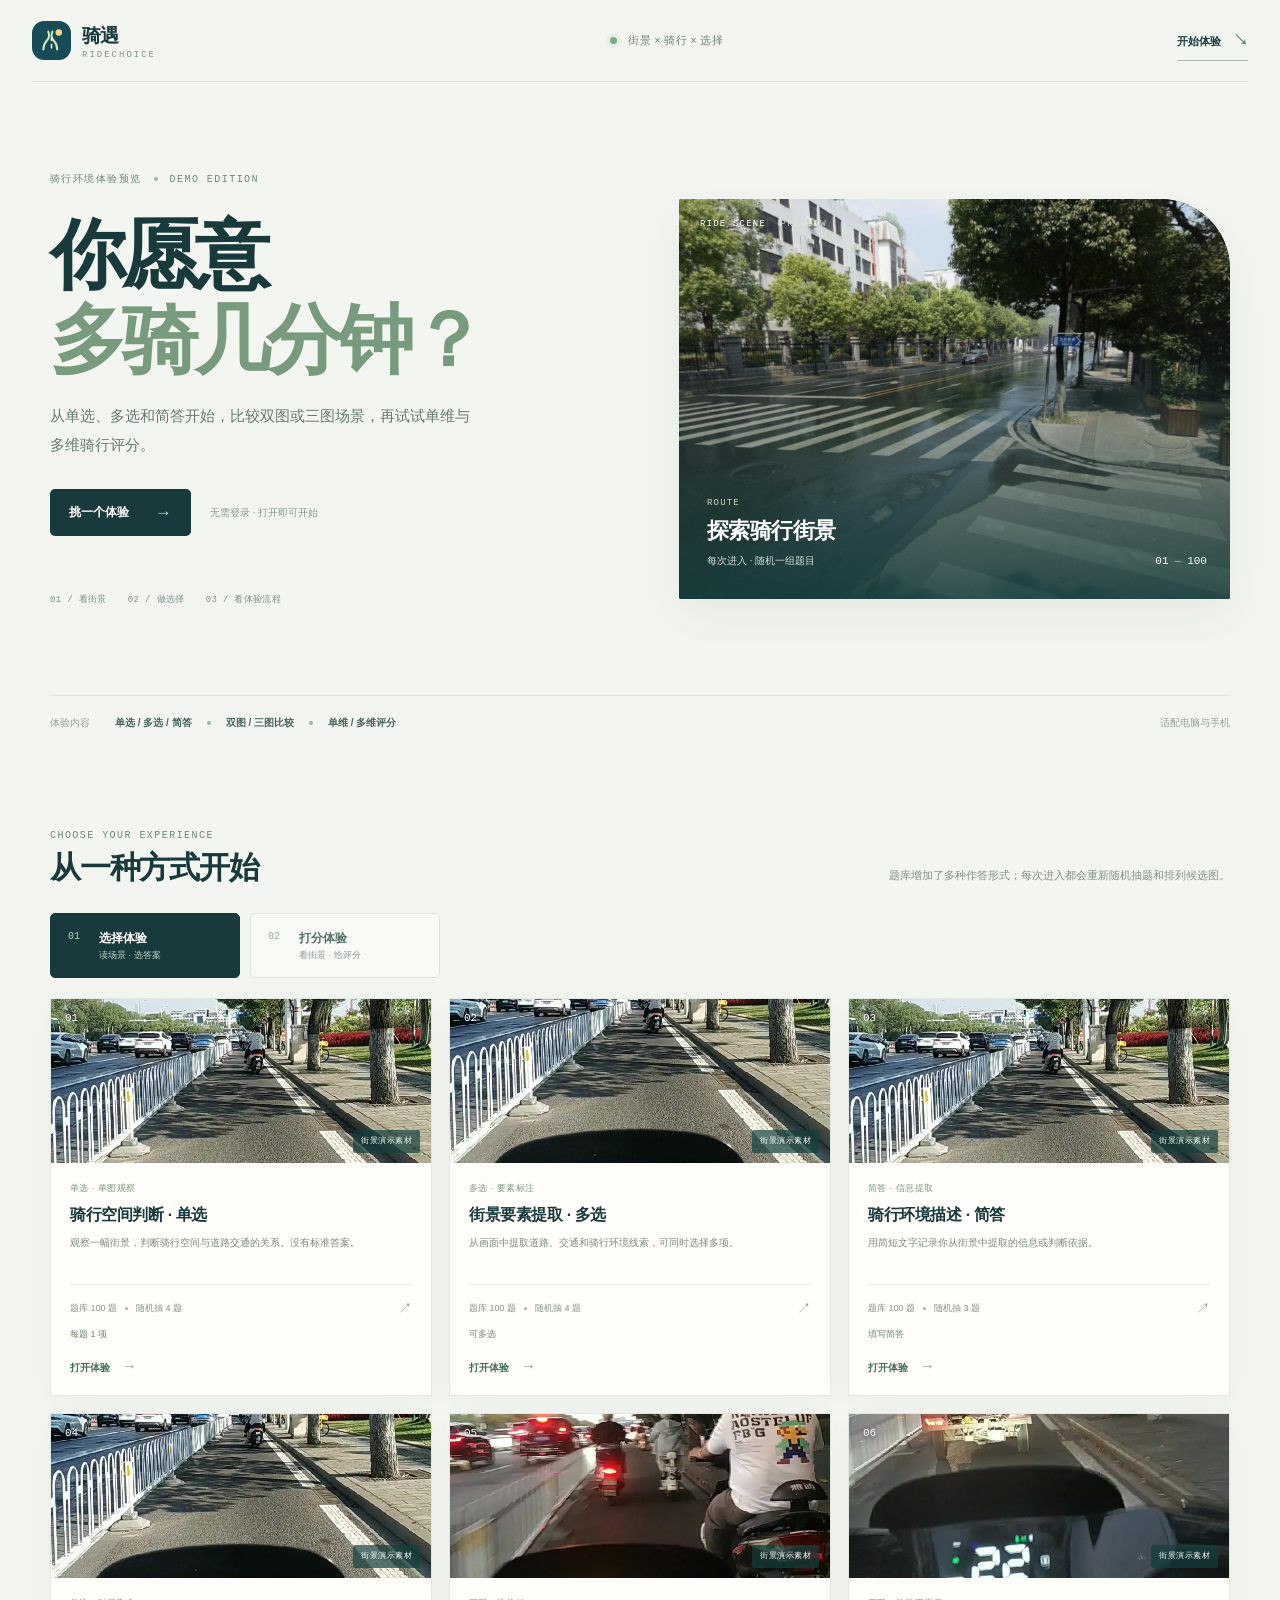
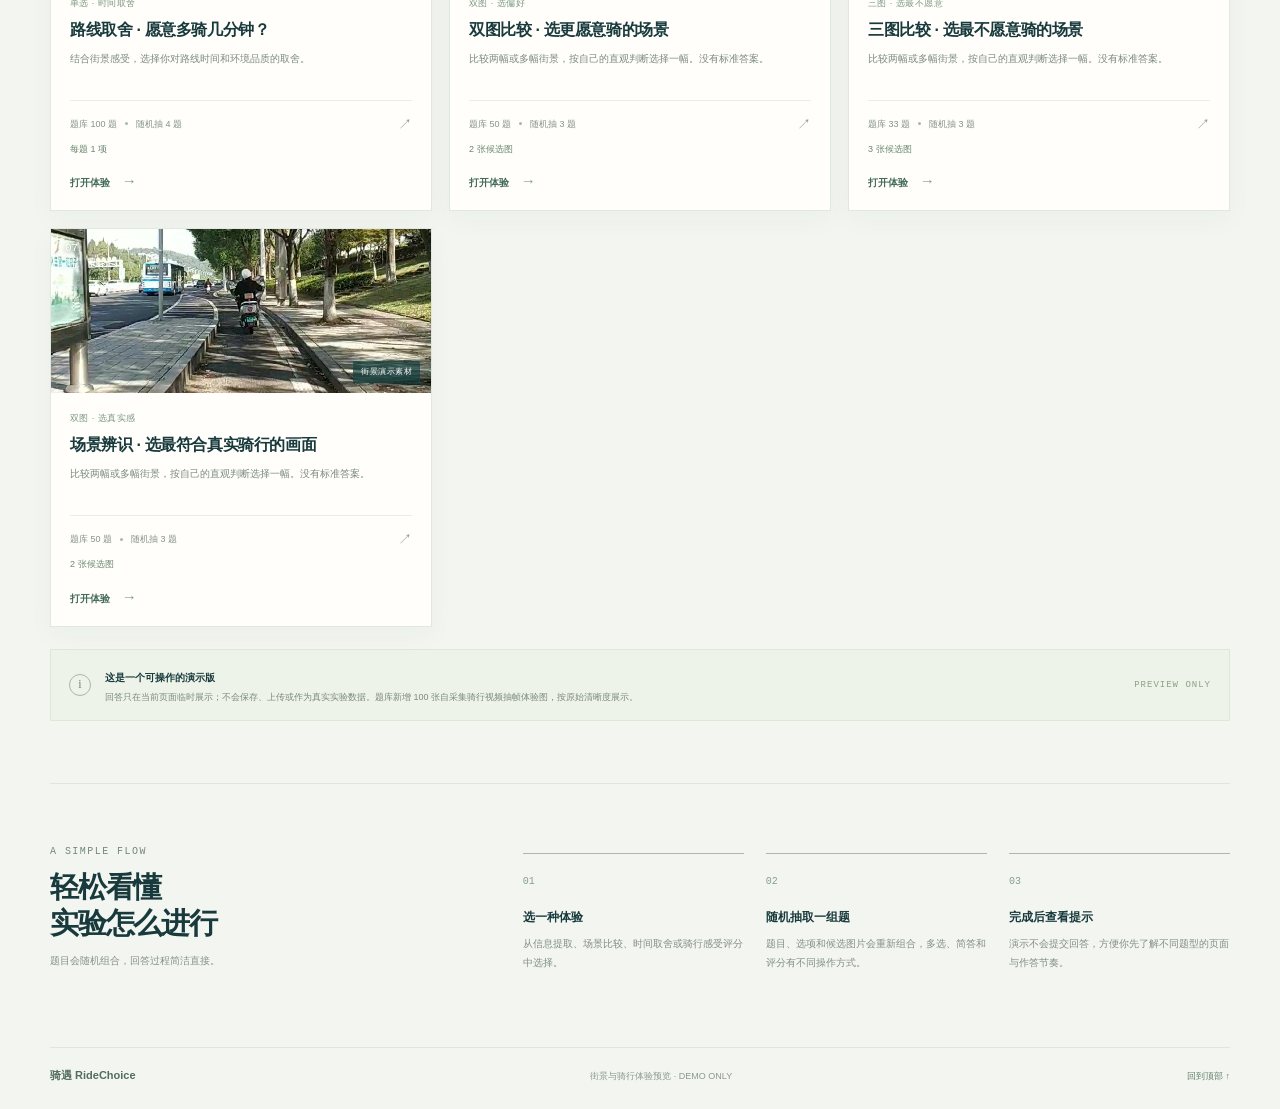
<file: netlify-demo/index.html>
<!doctype html>
<html lang="zh-CN">
<head>
  <meta charset="utf-8">
  <meta name="viewport" content="width=device-width,initial-scale=1">
  <meta name="theme-color" content="#eaf2ee">
  <meta name="description" content="骑遇 RideChoice 街景与骑行实验体验预览。">
  <title>骑遇 · 骑行街景体验预览</title>
  <link rel="icon" href="assets/logo.svg" type="image/svg+xml">
  <link rel="stylesheet" href="app.css">
  <script src="bank.js?v=sharp-20261016" defer></script>
  <script src="app.js" defer></script>
</head>
<body>
  <header class="topbar">
    <a class="brand" href="#top" aria-label="骑遇首页"><img src="assets/logo.svg" alt=""><span>骑遇 <small>RIDECHOICE</small></span></a>
    <div class="topbar-note"><span class="live-dot"></span> 街景 × 骑行 × 选择</div>
    <a class="topbar-link" href="#experiments">开始体验 <span>↘</span></a>
  </header>
  <main id="top">
    <section class="hero wrap">
      <div class="hero-copy">
        <div class="eyebrow"><span>骑行环境体验预览</span><i></i><span>DEMO EDITION</span></div>
        <h1>你愿意<br><em>多骑几分钟？</em></h1>
        <p class="hero-lead">从单选、多选和简答开始，比较双图或三图场景，再试试单维与多维骑行评分。</p>
        <div class="hero-actions"><a class="button primary" href="#experiments">挑一个体验 <span>→</span></a><span class="hero-caption">无需登录 · 打开即可开始</span></div>
        <div class="hero-foot"><span>01 / 看街景</span><span>02 / 做选择</span><span>03 / 看体验流程</span></div>
      </div>
      <div class="hero-visual" aria-label="街景体验示意图">
        <div class="visual-tag">RIDE SCENE <b>PREVIEW</b></div>
        <img src="assets/scene-2.jpg" alt="街景演示图片">
        <div class="visual-overlay"></div>
        <div class="visual-stamp"><span>ROUTE</span><b>探索骑行街景</b><small>每次进入 · 随机一组题目</small></div>
        <div class="visual-index">01<span>—</span>100</div>
      </div>
      <div class="hero-bottom"><span>体验内容</span><b>单选 / 多选 / 简答</b><i></i><b>双图 / 三图比较</b><i></i><b>单维 / 多维评分</b><span class="right">适配电脑与手机</span></div>
    </section>

    <section class="experience wrap" id="experiments">
      <div class="section-heading">
        <div><div class="eyebrow">CHOOSE YOUR EXPERIENCE</div><h2>从一种方式开始</h2></div>
        <p>题库增加了多种作答形式；每次进入都会重新随机抽题和排列候选图。</p>
      </div>
      <div class="mode-switch" role="tablist" aria-label="选择体验方式">
        <button class="mode-tab active" role="tab" aria-selected="true" data-mode="choice"><span>01</span><b>选择体验</b><small>读场景 · 选答案</small></button>
        <button class="mode-tab" role="tab" aria-selected="false" data-mode="rating"><span>02</span><b>打分体验</b><small>看街景 · 给评分</small></button>
      </div>
      <div id="catalog" class="catalog" aria-live="polite"></div>
      <div class="demo-banner"><span class="demo-icon">i</span><div><b>这是一个可操作的演示版</b><p>回答只在当前页面临时展示；不会保存、上传或作为真实实验数据。题库新增 100 张自采集骑行视频抽帧体验图，按原始清晰度展示。</p></div><span class="demo-label">PREVIEW ONLY</span></div>
    </section>

    <section class="how wrap">
      <div class="how-title"><div class="eyebrow">A SIMPLE FLOW</div><h2>轻松看懂<br>实验怎么进行</h2><p>题目会随机组合，回答过程简洁直接。</p></div>
      <div class="flow-grid"><article><span>01</span><b>选一种体验</b><p>从信息提取、场景比较、时间取舍或骑行感受评分中选择。</p></article><article><span>02</span><b>随机抽取一组题</b><p>题目、选项和候选图片会重新组合，多选、简答和评分有不同操作方式。</p></article><article><span>03</span><b>完成后查看提示</b><p>演示不会提交回答，方便你先了解不同题型的页面与作答节奏。</p></article></div>
    </section>
  </main>
  <footer class="footer wrap"><span>骑遇 RideChoice</span><span>街景与骑行体验预览 · DEMO ONLY</span><a href="#top">回到顶部 ↑</a></footer>
  <dialog id="task-dialog" class="task-dialog"><button class="close" aria-label="关闭">×</button><div id="task-stage"></div></dialog>
  <div id="toast" role="status" aria-live="polite"></div>
</body>
</html>
</file>
<file: netlify-demo/app.css>
:root{--ink:#183a3d;--ink2:#315758;--muted:#778984;--line:#dce6df;--paper:#f3f6f0;--white:#fffefa;--green:#b8d3b4;--green-dark:#628b70;--orange:#e5a45e;--shadow:0 18px 48px #1d423011}*{box-sizing:border-box}html{scroll-behavior:smooth}body{margin:0;color:var(--ink);background:var(--paper);font-family:Manrope,'Noto Sans SC',sans-serif;font-size:14px;line-height:1.6}button,a{font:inherit}a{color:inherit;text-decoration:none}.wrap{width:min(1180px,calc(100% - 64px));margin-inline:auto}.topbar{height:82px;display:flex;align-items:center;justify-content:space-between;width:min(1320px,calc(100% - 64px));margin:auto;border-bottom:1px solid #dbe5de}.brand{display:flex;gap:11px;align-items:center;font-size:19px;font-weight:800;letter-spacing:-.6px}.brand img{height:39px;width:39px}.brand small{display:block;color:#82938b;font:9px 'DM Mono',monospace;letter-spacing:2px;margin-top:-2px}.topbar-note{font-size:11px;color:#70837a;letter-spacing:.3px}.live-dot{display:inline-block;width:7px;height:7px;border-radius:50%;background:#7da889;margin-right:8px;box-shadow:0 0 0 4px #7da8891b}.topbar-link{font-size:11px;font-weight:700;border-bottom:1px solid #aabcb1;padding:8px 0}.topbar-link span{font-size:15px;margin-left:9px;color:var(--green-dark)}.hero{position:relative;display:grid;grid-template-columns:1fr .96fr;gap:55px;align-items:center;padding:75px 0 0;min-height:570px}.hero-copy{padding:15px 0 34px}.eyebrow{font:10px 'DM Mono',monospace;letter-spacing:1.45px;color:#71887c;text-transform:uppercase}.hero .eyebrow{display:flex;align-items:center;gap:12px}.hero .eyebrow i,.hero-bottom i{display:inline-block;width:4px;height:4px;border-radius:50%;background:#9eb5a2}.hero h1{font-size:clamp(48px,6vw,76px);line-height:1.12;letter-spacing:-4px;margin:26px 0 20px;font-weight:800}.hero h1 em{font-style:normal;color:#789b7d}.hero-lead{font-size:15px;color:#667a71;max-width:430px;line-height:1.9;margin:0}.hero-actions{display:flex;align-items:center;gap:19px;margin-top:30px}.button{display:inline-flex;align-items:center;justify-content:center;gap:26px;border:0;border-radius:5px;padding:14px 19px;font-size:12px;font-weight:700;cursor:pointer;transition:transform .18s,background .18s}.button:hover{transform:translateY(-2px)}.button.primary{background:var(--ink);color:white}.button.primary:hover{background:#285355}.button span{font-size:17px;line-height:1;color:#c1dabe}.hero-caption{font-size:10px;color:#87968e}.hero-foot{display:flex;gap:21px;color:#789087;font:9px 'DM Mono',monospace;letter-spacing:.35px;margin-top:57px}.hero-visual{height:400px;position:relative;background:#315f5b;overflow:hidden;border-radius:2px 70px 2px 2px;box-shadow:var(--shadow)}.hero-visual img{height:100%;width:100%;object-fit:cover;filter:saturate(.82)}.visual-overlay{position:absolute;inset:0;background:linear-gradient(180deg,#123e3d08 32%,#123b3bd9 100%)}.visual-tag{position:absolute;z-index:1;top:20px;left:21px;color:white;font:9px 'DM Mono',monospace;letter-spacing:1.2px}.visual-tag b{font-weight:400;color:#d6e4cd;margin-left:8px}.visual-stamp{position:absolute;z-index:1;left:28px;bottom:30px;color:white;display:grid;gap:5px}.visual-stamp span{font:9px 'DM Mono',monospace;color:#c5d8bb;letter-spacing:1.2px}.visual-stamp b{font-size:22px;letter-spacing:-.6px}.visual-stamp small{font-size:10px;color:#d4e1da}.visual-index{position:absolute;z-index:1;right:23px;bottom:32px;color:white;font:11px 'DM Mono',monospace}.visual-index span{color:#a8c0ad;margin:0 6px}.hero-bottom{grid-column:1/-1;display:flex;gap:15px;align-items:center;border-top:1px solid var(--line);padding:19px 0 23px;color:#688078;font-size:10px}.hero-bottom>span:first-child{margin-right:10px;color:#97a39b}.hero-bottom b{font-weight:600;color:#48665b}.hero-bottom .right{margin-left:auto;color:#95a29a}.experience{padding:76px 0 62px}.section-heading{display:flex;justify-content:space-between;align-items:end;margin-bottom:25px}.section-heading h2,.how h2{font-size:31px;letter-spacing:-1.25px;line-height:1.25;margin:8px 0 0}.section-heading>p{font-size:11px;color:#839087;margin:0 0 4px;max-width:360px}.mode-switch{display:flex;gap:10px;margin-bottom:20px}.mode-tab{position:relative;display:grid;text-align:left;min-width:190px;padding:15px 20px 14px 48px;border:1px solid var(--line);background:#f8faf6;border-radius:5px;color:#547067;cursor:pointer;transition:.18s}.mode-tab>span{position:absolute;top:17px;left:17px;font:10px 'DM Mono',monospace;color:#9aac9f}.mode-tab b{font-size:12px}.mode-tab small{font-size:9px;color:#8a9890}.mode-tab.active{background:var(--ink);border-color:var(--ink);color:white}.mode-tab.active>span{color:#b8d3b4}.mode-tab.active small{color:#bfd0c4}.catalog{display:grid;grid-template-columns:repeat(3,minmax(0,1fr));gap:17px}.task-card{background:var(--white);border:1px solid #e0e8e0;min-width:0;box-shadow:0 9px 26px #1d423009;transition:transform .2s,box-shadow .2s}.task-card:hover{transform:translateY(-4px);box-shadow:0 15px 34px #1d423017}.card-image{height:164px;position:relative;overflow:hidden;background:#dce5df}.card-image img{width:100%;height:100%;object-fit:cover;transition:transform .4s}.task-card:hover .card-image img{transform:scale(1.035)}.card-image.image-alt img{object-position:center 58%}.card-index{position:absolute;top:13px;left:14px;color:white;font:11px 'DM Mono',monospace;text-shadow:0 1px 5px #0008}.image-caption{position:absolute;right:11px;bottom:10px;color:white;font-size:8px;letter-spacing:.5px;background:#143f3db0;padding:5px 8px;border-radius:2px}.card-body{padding:19px 19px 15px}.card-kicker{font:9px 'DM Mono','Noto Sans SC',sans-serif;color:#7b9880;letter-spacing:.45px}.card-body h3{font-size:16px;letter-spacing:-.4px;margin:7px 0 7px}.card-body p{font-size:10px;line-height:1.75;color:#7b8981;min-height:36px;margin:0}.card-meta{border-top:1px solid #e9eee8;margin-top:14px;padding-top:12px;display:flex;align-items:center;gap:8px;font-size:9px;color:#85928a}.card-meta>i{width:3px;height:3px;border-radius:50%;background:#a8b7aa}.card-arrow{margin-left:auto;color:#8aa38c;font-size:14px}.card-action{border:0;padding:13px 0 2px;background:transparent;color:#456c58;font-size:10px;font-weight:700;cursor:pointer}.card-action span{margin-left:9px;font-size:15px;color:#81a087}.demo-banner{display:flex;align-items:center;gap:14px;margin-top:22px;padding:15px 18px;border:1px solid #dfe8d7;background:#eef3e9}.demo-icon{width:22px;height:22px;flex:none;border:1px solid #a5bb9d;border-radius:50%;display:grid;place-items:center;color:#6b8a6d;font:12px Georgia}.demo-banner b{font-size:10px}.demo-banner p{margin:3px 0 0;color:#7a8980;font-size:9px}.demo-label{margin-left:auto;white-space:nowrap;color:#8aa086;font:9px 'DM Mono',monospace;letter-spacing:1px}.how{display:grid;grid-template-columns:.9fr 1.6fr;gap:75px;border-top:1px solid var(--line);padding:62px 0 68px}.how-title h2{margin:12px 0;font-size:29px}.how-title p{font-size:10px;color:#849188}.flow-grid{display:grid;grid-template-columns:repeat(3,1fr);gap:22px;align-self:center}.flow-grid article{border-top:1px solid #a9b9ac;padding-top:14px}.flow-grid article>span{font:10px 'DM Mono',monospace;color:#86a08b}.flow-grid b{display:block;font-size:12px;margin:18px 0 8px}.flow-grid p{font-size:10px;color:#818e86;line-height:1.85;margin:0}.footer{border-top:1px solid var(--line);display:flex;justify-content:space-between;align-items:center;padding:19px 0 24px;color:#8a9790;font-size:9px}.footer>span:first-child{font-size:11px;color:#526d61;font-weight:700}.footer a{color:#647f6b}.task-dialog{width:min(850px,calc(100% - 30px));max-height:min(90vh,900px);padding:0;border:1px solid #d8e4dc;background:var(--paper);color:var(--ink);box-shadow:0 28px 90px #0a27285c;overflow:auto}.task-dialog::backdrop{background:#0e2e2eb0;backdrop-filter:blur(5px)}.close{position:sticky;float:right;top:12px;margin:13px 14px -44px 0;z-index:3;width:30px;height:30px;border:1px solid #d9e5dc;border-radius:50%;background:#f7faf6;color:#49645a;font-size:20px;cursor:pointer}.task-intro,.complete-view{max-width:640px;margin:auto;padding:55px 48px 48px}.task-intro h2,.complete-view h2{font-size:29px;letter-spacing:-1px;margin:12px 0}.task-intro>p,.complete-view>p{font-size:12px;color:#74847b;line-height:1.9}.intro-stats{display:flex;gap:10px;margin:24px 0}.intro-stats span{flex:1;background:#e8eee7;padding:12px 10px;text-align:center;font-size:9px;color:#74847a}.intro-stats b{display:block;font-size:12px;color:#3f6351;margin-bottom:3px}.intro-disclaimer,.complete-note{padding:14px 16px;background:#edf3e9;border-left:2px solid #9db99d;margin:20px 0 24px}.intro-disclaimer b,.complete-note b{font-size:10px}.intro-disclaimer p{font-size:10px;line-height:1.8;color:#76847a;margin:5px 0 0}.question-head{padding:31px 38px 17px;display:flex;justify-content:space-between;align-items:start}.question-head h2{font-size:20px;margin:5px 0}.exit-task{font-size:9px;color:#829087;border:1px solid #d9e3db;background:transparent;border-radius:3px;padding:7px 10px;cursor:pointer}.progress-meta{display:flex;justify-content:space-between;padding:0 38px;color:#829087;font-size:9px}.progress-track{height:3px;margin:9px 38px 0;background:#dce6dc}.progress-track i{display:block;height:100%;background:#739679;transition:width .25s}.question-prompt{display:flex;align-items:center;gap:15px;margin:27px 38px 19px}.prompt-number{font:22px 'DM Mono',monospace;color:#a6b9a2}.question-prompt h3{font-size:16px;margin:4px 0 0}.question-content{margin:0 38px 20px;display:grid;grid-template-columns:.9fr 1fr;gap:22px;align-items:center}.question-image{position:relative;min-height:270px;background:#dce5df;overflow:hidden}.question-image img{display:block;width:100%;height:100%;min-height:270px;max-height:360px;object-fit:cover}.question-image>span{position:absolute;left:10px;bottom:10px;background:#183a3dd9;color:#fff;padding:5px 8px;font-size:9px}.response-panel{min-width:0}.answer-options{display:grid;gap:8px}.answer-option{display:flex;align-items:center;text-align:left;gap:10px;border:1px solid #dce6df;background:#fffefa;border-radius:3px;padding:12px 11px;color:#3c5e50;font-size:10px;cursor:pointer}.answer-option:hover,.scene-option:hover{border-color:#7fa184;background:#f6faf3}.answer-option>span{width:20px;height:20px;border:1px solid #d6e1d8;border-radius:50%;display:grid;place-items:center;font:9px 'DM Mono',monospace;color:#88a18d}.answer-option>b{margin-left:auto;font-size:15px;color:#8aa38c;font-weight:400}.compare-options{display:grid;grid-template-columns:repeat(2,minmax(0,1fr));gap:10px}.scene-option{padding:5px;border:1px solid #dce6df;background:#fffefa;color:#456356;cursor:pointer;text-align:left}.scene-option .question-image{min-height:128px}.scene-option .question-image img{height:140px;min-height:140px}.scene-option .question-image>span{font-size:8px}.scene-select{display:flex;justify-content:space-between;padding:8px 5px 4px;font-size:9px}.scene-select b{font-size:13px;color:#769279}.rating-labels{display:flex;justify-content:space-between;color:#87938b;font-size:9px;margin-bottom:12px}.rating-options{display:grid;grid-template-columns:repeat(5,1fr);gap:8px}.rating-option{height:47px;border:1px solid #dce6df;background:#fffefa;color:#446451;font-size:14px;cursor:pointer}.rating-option:hover{background:#244746;color:white}.demo-inline{margin:0 38px 28px;padding:10px 12px;background:#edf2e9;color:#849087;font-size:9px}.demo-inline span{color:#67856b;font-weight:700;margin-right:8px}.complete-view{text-align:center;padding-top:68px}.complete-mark{width:50px;height:50px;display:grid;place-items:center;margin:0 auto 18px;border-radius:50%;background:#dce9d7;color:#54775b;font-size:24px}.complete-view .complete-note{text-align:left;display:grid;gap:4px}.complete-note span{font-size:10px;color:#7b8980}.text-button{display:block;border:0;background:none;margin:14px auto 0;color:#74887b;font-size:10px;text-decoration:underline;cursor:pointer}#toast{position:fixed;bottom:22px;left:50%;transform:translate(-50%,15px);padding:10px 15px;border-radius:4px;background:#183a3d;color:white;font-size:10px;opacity:0;pointer-events:none;transition:.2s}#toast.show{opacity:1;transform:translate(-50%,0)}
@media(max-width:900px){.hero{gap:30px;min-height:500px;padding-top:52px}.hero-visual{height:340px}.catalog{grid-template-columns:repeat(2,minmax(0,1fr))}.how{gap:35px}.flow-grid{gap:14px}}
@media(max-width:620px){.wrap,.topbar{width:calc(100% - 36px)}.topbar{height:68px}.brand{font-size:16px}.brand img{width:33px;height:33px}.topbar-note{display:none}.topbar-link{font-size:10px}.hero{display:flex;flex-direction:column;align-items:stretch;gap:24px;padding-top:38px;min-height:0}.hero-copy{padding:0}.hero h1{font-size:53px;letter-spacing:-2.8px;margin:19px 0 12px}.hero-lead{font-size:12px}.hero-actions{margin-top:21px}.hero-foot{margin-top:29px;gap:12px;font-size:8px}.hero-visual{height:265px;border-top-right-radius:48px}.hero-bottom{gap:8px;flex-wrap:wrap;font-size:8px;padding:13px 0}.hero-bottom>span:first-child{margin-right:0}.hero-bottom .right{display:none}.experience{padding:45px 0 41px}.section-heading{display:block;margin-bottom:17px}.section-heading h2{font-size:25px}.section-heading>p{margin-top:9px;font-size:10px}.mode-switch{gap:7px}.mode-tab{min-width:0;flex:1;padding:12px 8px 11px 37px}.mode-tab>span{left:11px;top:14px}.mode-tab b{font-size:10px}.mode-tab small{font-size:8px}.catalog{grid-template-columns:1fr;gap:12px}.task-card{display:grid;grid-template-columns:38% 62%}.card-image{height:100%;min-height:190px}.card-body{padding:14px 13px 12px}.card-kicker{font-size:8px}.card-body h3{font-size:13px;line-height:1.5}.card-body p{font-size:9px;min-height:0}.card-meta{gap:6px;font-size:8px;margin-top:10px;padding-top:8px}.card-action{font-size:9px;padding-top:10px}.demo-banner{align-items:start;padding:13px 12px;gap:9px}.demo-banner p{font-size:8px}.demo-label{display:none}.how{grid-template-columns:1fr;gap:21px;padding:40px 0}.how h2 br{display:none}.how-title h2{font-size:25px}.flow-grid{grid-template-columns:1fr;gap:13px}.flow-grid article{display:grid;grid-template-columns:30px 1fr;column-gap:9px;padding-top:10px}.flow-grid article>span{grid-row:span 2}.flow-grid b{margin:0 0 4px;font-size:10px}.flow-grid p{font-size:9px}.footer{width:calc(100% - 36px);flex-wrap:wrap;gap:8px}.footer span:nth-child(2){order:3;width:100%}.task-dialog{width:calc(100% - 16px);max-height:94vh}.task-intro,.complete-view{padding:47px 21px 29px}.task-intro h2,.complete-view h2{font-size:24px}.intro-stats{gap:5px}.intro-stats span{font-size:8px;padding:10px 4px}.question-head{padding:25px 18px 13px}.question-head h2{font-size:16px}.progress-meta{padding:0 18px}.progress-track{margin-inline:18px}.question-prompt{margin:21px 18px 15px;gap:10px}.question-prompt h3{font-size:13px}.prompt-number{font-size:18px}.question-content{margin:0 18px 16px;grid-template-columns:1fr;gap:14px}.question-image,.question-image img{min-height:200px;max-height:260px}.response-panel{width:100%}.compare-options{grid-template-columns:repeat(2,minmax(0,1fr));gap:6px}.scene-option .question-image{min-height:100px}.scene-option .question-image img{min-height:110px;height:110px}.demo-inline{margin:0 18px 18px;font-size:8px}}
@media(prefers-reduced-motion:reduce){html{scroll-behavior:auto}*,*::before,*::after{transition:none!important}}
.card-detail{margin-top:7px;color:#68866d;font-size:9px}.response-hint{display:block;color:#63786e;font-size:10px;margin:0 0 10px}.multi-options{display:grid;grid-template-columns:repeat(2,minmax(0,1fr));gap:7px}.multi-option{min-height:46px;display:flex;gap:8px;align-items:center;text-align:left;padding:8px;border:1px solid #dce6df;background:#fffefa;color:#4f6a5e;font-size:9px;line-height:1.5;cursor:pointer}.multi-option>span{font:9px 'DM Mono',monospace;color:#91a393}.multi-option>b{margin-left:auto;color:#8ca28d;font-size:14px}.multi-option.selected{border-color:#789a7a;background:#eaf1e6;color:#345d45}.multi-option.selected>span,.multi-option.selected>b{color:#5f8966}.answer-submit{margin-top:15px;padding:11px 15px;font-size:10px}.answer-submit:disabled{opacity:.42;cursor:not-allowed;transform:none}.open-answer{display:block;width:100%;min-height:126px;resize:vertical;border:1px solid #dce6df;background:#fffefa;padding:12px;color:#385c4e;font:11px/1.8 'Noto Sans SC',sans-serif;outline:none}.open-answer:focus{border-color:#82a184;box-shadow:0 0 0 3px #82a1841a}.text-meta{display:flex;justify-content:space-between;gap:8px;margin-top:6px;color:#94a096;font-size:8px}.answer-error{color:#a75948;font-size:9px;margin:7px 0 0}.candidate-no{position:absolute;z-index:2;top:9px;left:9px;width:22px;height:22px;border-radius:50%;display:grid;place-items:center;background:#183a3ddc;color:white;font:10px 'DM Mono',monospace}.scene-option{position:relative}.scene-option .question-image{min-height:155px}.scene-option .question-image img{height:165px;min-height:165px}.comparison-content{grid-template-columns:1fr}.comparison-content .response-panel{width:100%}.compare-options{grid-template-columns:repeat(2,minmax(0,1fr));gap:12px}.compare-options:has(.scene-option:nth-child(3)){grid-template-columns:repeat(3,minmax(0,1fr))}.scale-caption{margin-top:10px;color:#97a198;font-size:8px;text-align:center}.rating-options.seven-point{grid-template-columns:repeat(7,minmax(0,1fr));gap:5px}.rating-options.seven-point .rating-option{height:41px;font-size:12px}.matrix-intro{font-size:9px;color:#859188;margin-bottom:10px}.matrix-rows{display:grid;gap:7px}.matrix-row{display:grid;grid-template-columns:minmax(112px,1fr) auto;gap:10px;align-items:center;padding:10px;background:#fffefa;border:1px solid #e3eae3}.matrix-label b{display:block;color:#4d6a5b;font-size:9px}.matrix-label small{display:block;color:#9aa49c;font-size:7px;margin-top:2px}.matrix-label small i{font-style:normal;margin:0 4px}.matrix-choice{display:flex;gap:4px}.matrix-choice button{width:29px;height:29px;padding:0;border:1px solid #dce6df;background:white;color:#65796e;font:10px 'DM Mono',monospace;cursor:pointer}.matrix-choice button:hover,.matrix-choice button.selected{background:#315c4d;border-color:#315c4d;color:white}.matrix-status{font-size:8px;color:#7e8c82;margin:9px 0 0}.rating-card .card-kicker{color:#718e79}
@media(max-width:620px){.card-detail{font-size:8px}.multi-options{gap:5px}.multi-option{font-size:8px;padding:7px;min-height:43px}.compare-options:has(.scene-option:nth-child(3)){grid-template-columns:1fr}.scene-option .question-image{min-height:130px}.scene-option .question-image img{height:145px;min-height:145px}.rating-options.seven-point{gap:3px}.rating-options.seven-point .rating-option{height:38px}.matrix-row{grid-template-columns:1fr;gap:6px}.matrix-label{display:flex;justify-content:space-between;align-items:center}.matrix-label small{margin:0}.matrix-choice{justify-content:space-between}.matrix-choice button{flex:1;height:34px}.question-content.comparison-content{grid-template-columns:1fr}}
</file>
